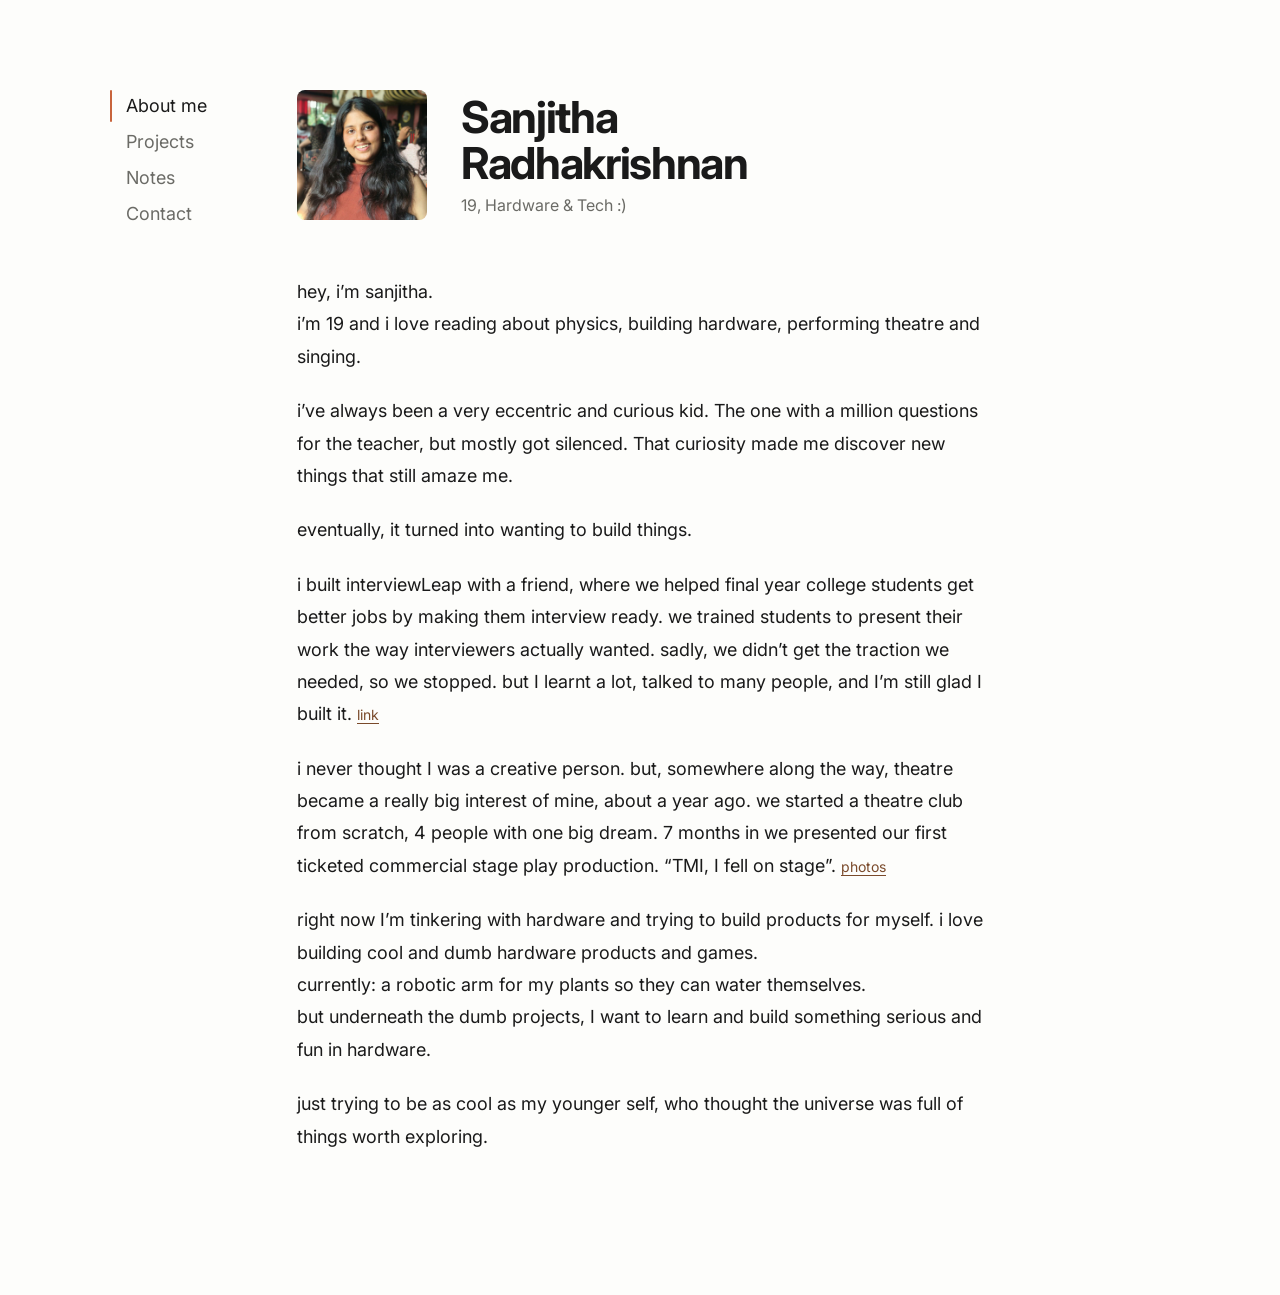
<file: index.html>
<!DOCTYPE html>
<html lang="en">
<head>
  <meta charset="utf-8">
  <meta name="viewport" content="width=device-width, initial-scale=1">
  <title>Sanjitha Radhakrishnan</title>
  <link rel="preconnect" href="https://fonts.googleapis.com">
  <link rel="preconnect" href="https://fonts.gstatic.com" crossorigin>
  <link href="https://fonts.googleapis.com/css2?family=Inter:wght@400;600;700&family=Playfair+Display:wght@600&display=swap" rel="stylesheet">
  <link rel="stylesheet" href="style.css">
</head>
<body>
  <div class="layout">
  <aside class="sidebar">
    <nav aria-label="Site sections">
        <a href="index.html" class="is-active" aria-current="page" data-text="About me">About me</a>
        <a href="projects.html" data-text="Projects">Projects</a>
        <a href="notes.html" data-text="Notes">Notes</a>
        <a href="contact.html" data-text="Contact">Contact</a>
    </nav>
  </aside>

  <main>
    <header class="page-header">
      <img class="profile-photo" src="About%20me/photo.jpeg" alt="Sanjitha Radhakrishnan">
      <div>
        <h1><span class="u">Sanjitha</span> <span class="u">Radhakrishnan</span></h1>
        <p class="tagline">19, Hardware &amp; Tech :)</p>
      </div>
    </header>

    <p>hey, i’m sanjitha.<br>i’m 19 and i love reading about physics, building hardware, performing theatre and singing.</p>
    <p>i’ve always been a very eccentric and curious kid. The one with a million questions for the teacher, but mostly got silenced. That curiosity made me discover new things that still amaze me.</p>
    <p>eventually, it turned into wanting to build things.</p>
    <p>i built interviewLeap with a friend, where we helped final year college students get better jobs by making them interview ready. we trained students to present their work the way interviewers actually wanted. sadly, we didn’t get the traction we needed, so we stopped. but I learnt a lot, talked to many people, and I’m still glad I built it. <a class="small" href="https://www.linkedin.com/feed/update/urn:li:activity:7384646280452562944/" target="_blank" rel="noopener">link</a></p>
    <p>i never thought I was a creative person. but, somewhere along the way, theatre became a really big interest of mine, about a year ago. we started a theatre club from scratch, 4 people with one big dream. 7 months in we presented our first ticketed commercial stage play production. “TMI, I fell on stage”. <a class="small" href="theatre.html">photos</a></p>
    <p>right now I’m tinkering with hardware and trying to build products for myself. i love building cool and dumb hardware products and games.<br>currently: a robotic arm for my plants so they can water themselves.<br>but underneath the dumb projects, I want to learn and build something serious and fun in hardware.</p>
    <p>just trying to be as cool as my younger self, who thought the universe was full of things worth exploring.</p>
  </main>
  </div>
</body>
</html>
</file>
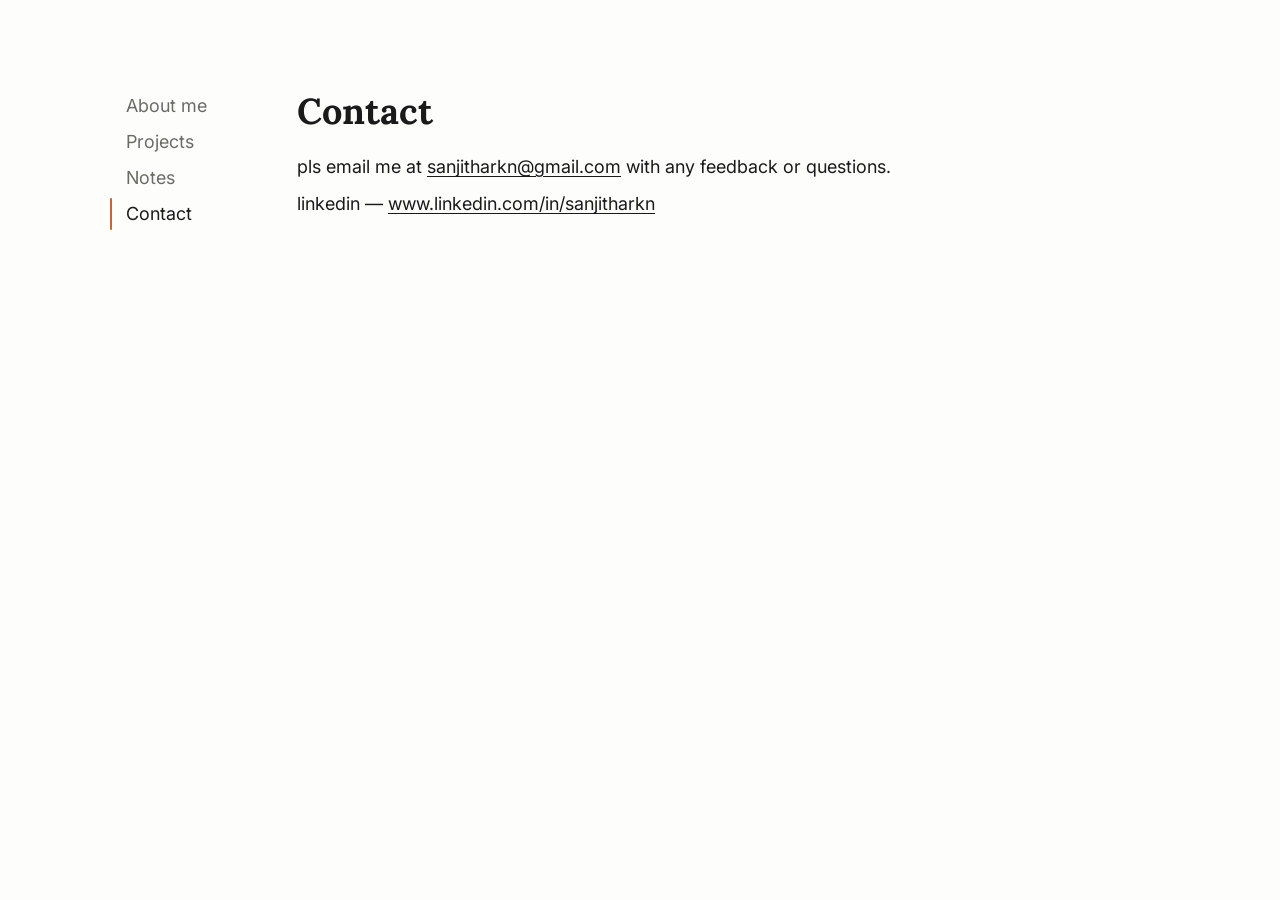
<file: contact.html>
<!DOCTYPE html>
<html lang="en">
<head>
  <meta charset="utf-8">
  <meta name="viewport" content="width=device-width, initial-scale=1">
  <title>Contact - Sanjitha Radhakrishnan</title>
  <link rel="preconnect" href="https://fonts.googleapis.com">
  <link rel="preconnect" href="https://fonts.gstatic.com" crossorigin>
  <link href="https://fonts.googleapis.com/css2?family=Inter:wght@400;600;700&family=Playfair+Display:wght@600&family=Lora:wght@700&display=swap" rel="stylesheet">
  <link rel="stylesheet" href="style.css">
</head>
<body class="lora-page">
  <div class="layout">
  <aside class="sidebar">
    <nav aria-label="Site sections">
        <a href="index.html" data-text="About me">About me</a>
        <a href="projects.html" data-text="Projects">Projects</a>
        <a href="notes.html" data-text="Notes">Notes</a>
        <a href="contact.html" class="is-active" aria-current="page" data-text="Contact">Contact</a>
    </nav>
  </aside>

  <main>
    <h2>Contact</h2>
    <p>pls email me at <a href="mailto:sanjitharkn@gmail.com" data-text="sanjitharkn@gmail.com">sanjitharkn@gmail.com</a> with any feedback or questions.</p>
    <p>linkedin &mdash; <a href="https://www.linkedin.com/in/sanjitharkn" target="_blank" rel="noopener">www.linkedin.com/in/sanjitharkn</a></p>
  </main>
  </div>
</body>
</html>
</file>
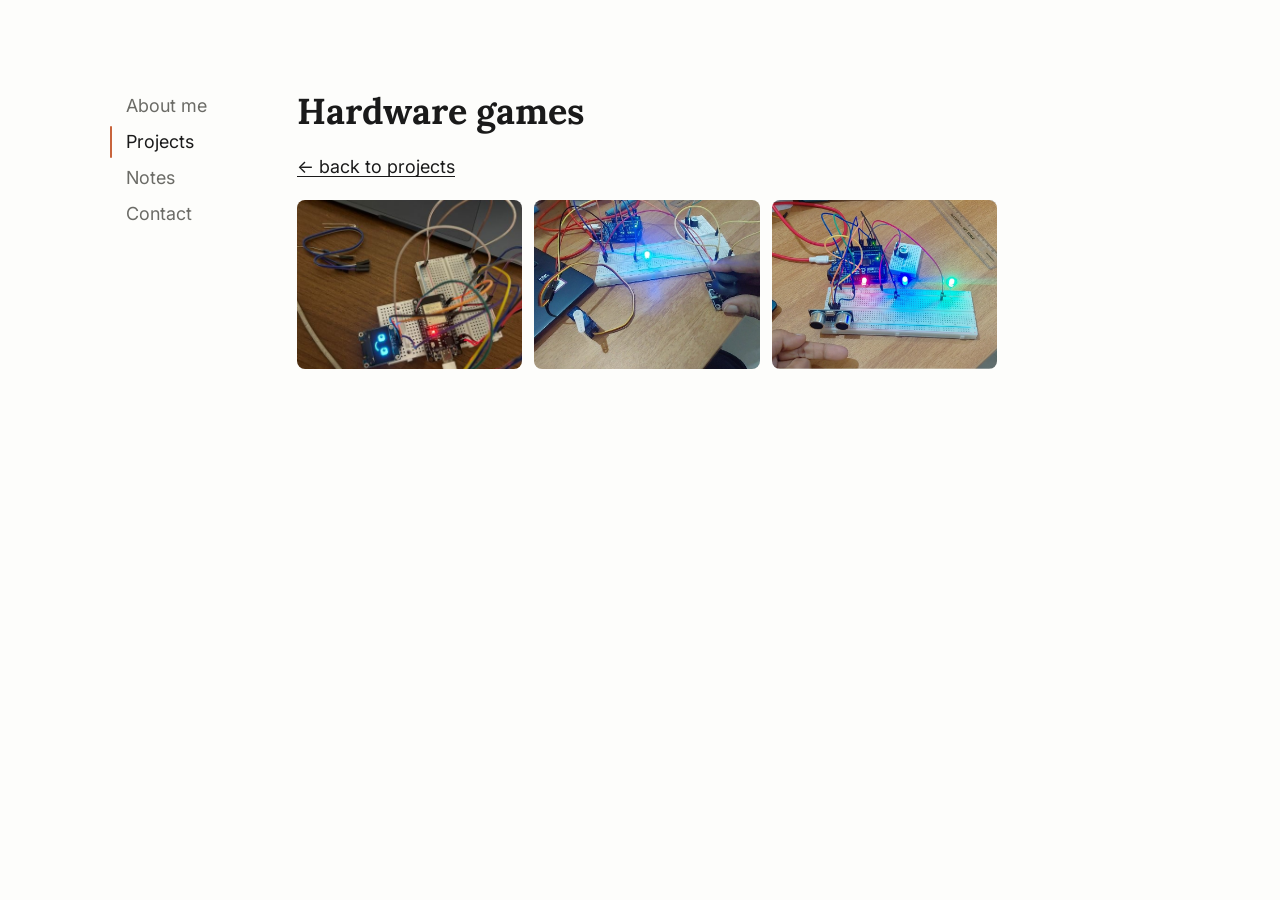
<file: hardware-games.html>
<!DOCTYPE html>
<html lang="en">
<head>
  <meta charset="utf-8">
  <meta name="viewport" content="width=device-width, initial-scale=1">
  <title>Hardware games - Sanjitha Radhakrishnan</title>
  <link rel="preconnect" href="https://fonts.googleapis.com">
  <link rel="preconnect" href="https://fonts.gstatic.com" crossorigin>
  <link href="https://fonts.googleapis.com/css2?family=Inter:wght@400;600;700&family=Playfair+Display:wght@600&family=Lora:wght@700&display=swap" rel="stylesheet">
  <link rel="stylesheet" href="style.css">
</head>
<body class="projects-page lora-page">
  <div class="layout">
  <aside class="sidebar">
    <nav aria-label="Site sections">
        <a href="index.html" data-text="About me">About me</a>
        <a href="projects.html" class="is-active" aria-current="page" data-text="Projects">Projects</a>
        <a href="notes.html" data-text="Notes">Notes</a>
        <a href="contact.html" data-text="Contact">Contact</a>
    </nav>
  </aside>

  <main>
    <h2>Hardware games</h2>
    <p><a href="projects.html">&larr; back to projects</a></p>

    <div class="gallery">
      <img src="Projects/Hardware-photos/WhatsApp%20Image%202026-11-06%20at%2012.15.49%20AM.jpeg" alt="Hardware game" loading="lazy">
      <img src="Projects/Hardware-photos/WhatsApp%20Image%202026-11-06%20at%2012.16.17%20AM.jpeg" alt="Hardware game" loading="lazy">
      <img src="Projects/Hardware-photos/WhatsApp%20Image%202026-11-06%20at%2012.16.17%20AM%20(1).jpeg" alt="Hardware game" loading="lazy">
    </div>
  </main>
  </div>
</body>
</html>
</file>
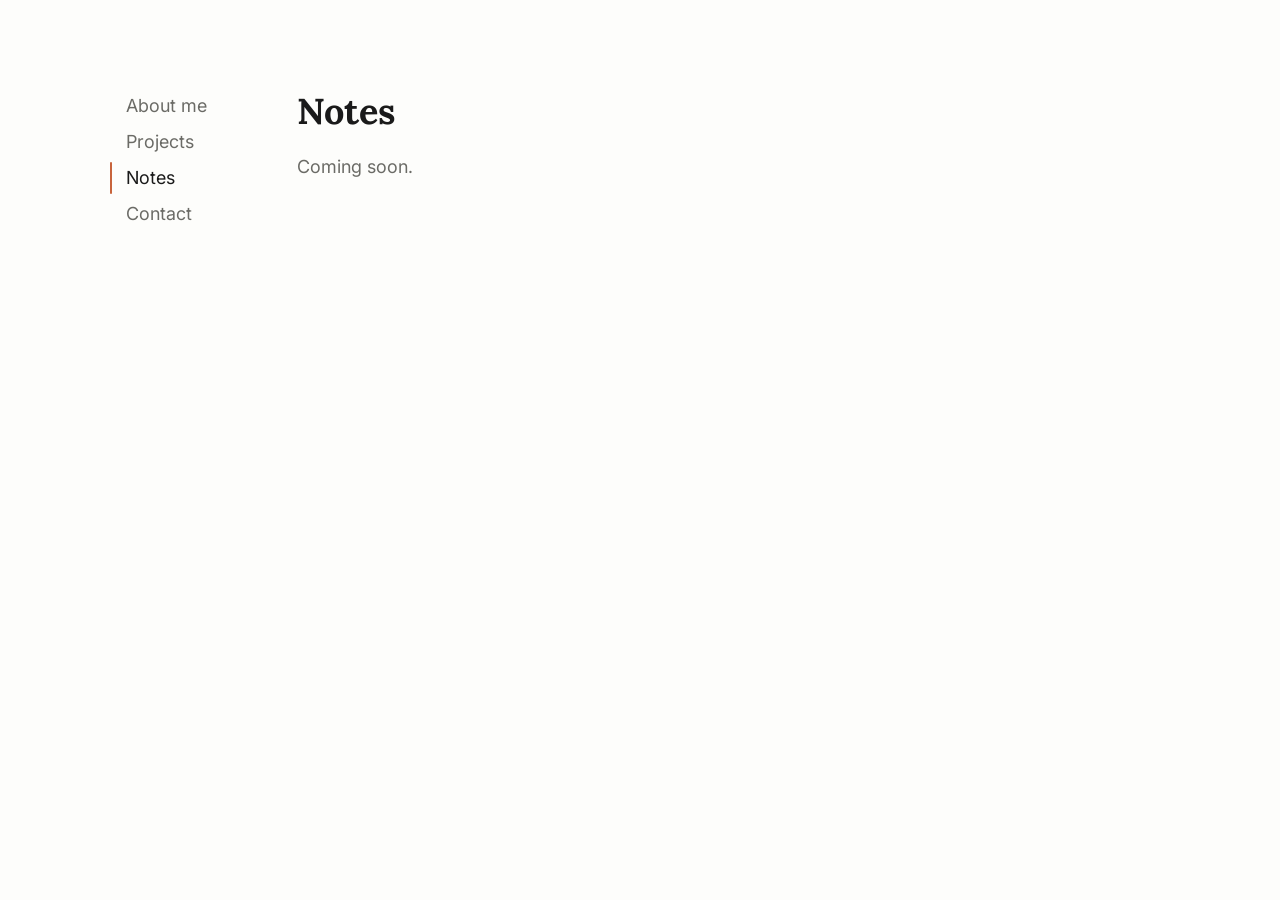
<file: notes.html>
<!DOCTYPE html>
<html lang="en">
<head>
  <meta charset="utf-8">
  <meta name="viewport" content="width=device-width, initial-scale=1">
  <title>Notes - Sanjitha Radhakrishnan</title>
  <link rel="preconnect" href="https://fonts.googleapis.com">
  <link rel="preconnect" href="https://fonts.gstatic.com" crossorigin>
  <link href="https://fonts.googleapis.com/css2?family=Inter:wght@400;600;700&family=Playfair+Display:wght@600&family=Lora:wght@700&display=swap" rel="stylesheet">
  <link rel="stylesheet" href="style.css">
</head>
<body class="lora-page">
  <div class="layout">
  <aside class="sidebar">
    <nav aria-label="Site sections">
        <a href="index.html" data-text="About me">About me</a>
        <a href="projects.html" data-text="Projects">Projects</a>
        <a href="notes.html" class="is-active" aria-current="page" data-text="Notes">Notes</a>
        <a href="contact.html" data-text="Contact">Contact</a>
    </nav>
  </aside>

  <main>
    <h2>Notes</h2>
    <p class="muted">Coming soon.</p>
  </main>
  </div>
</body>
</html>
</file>
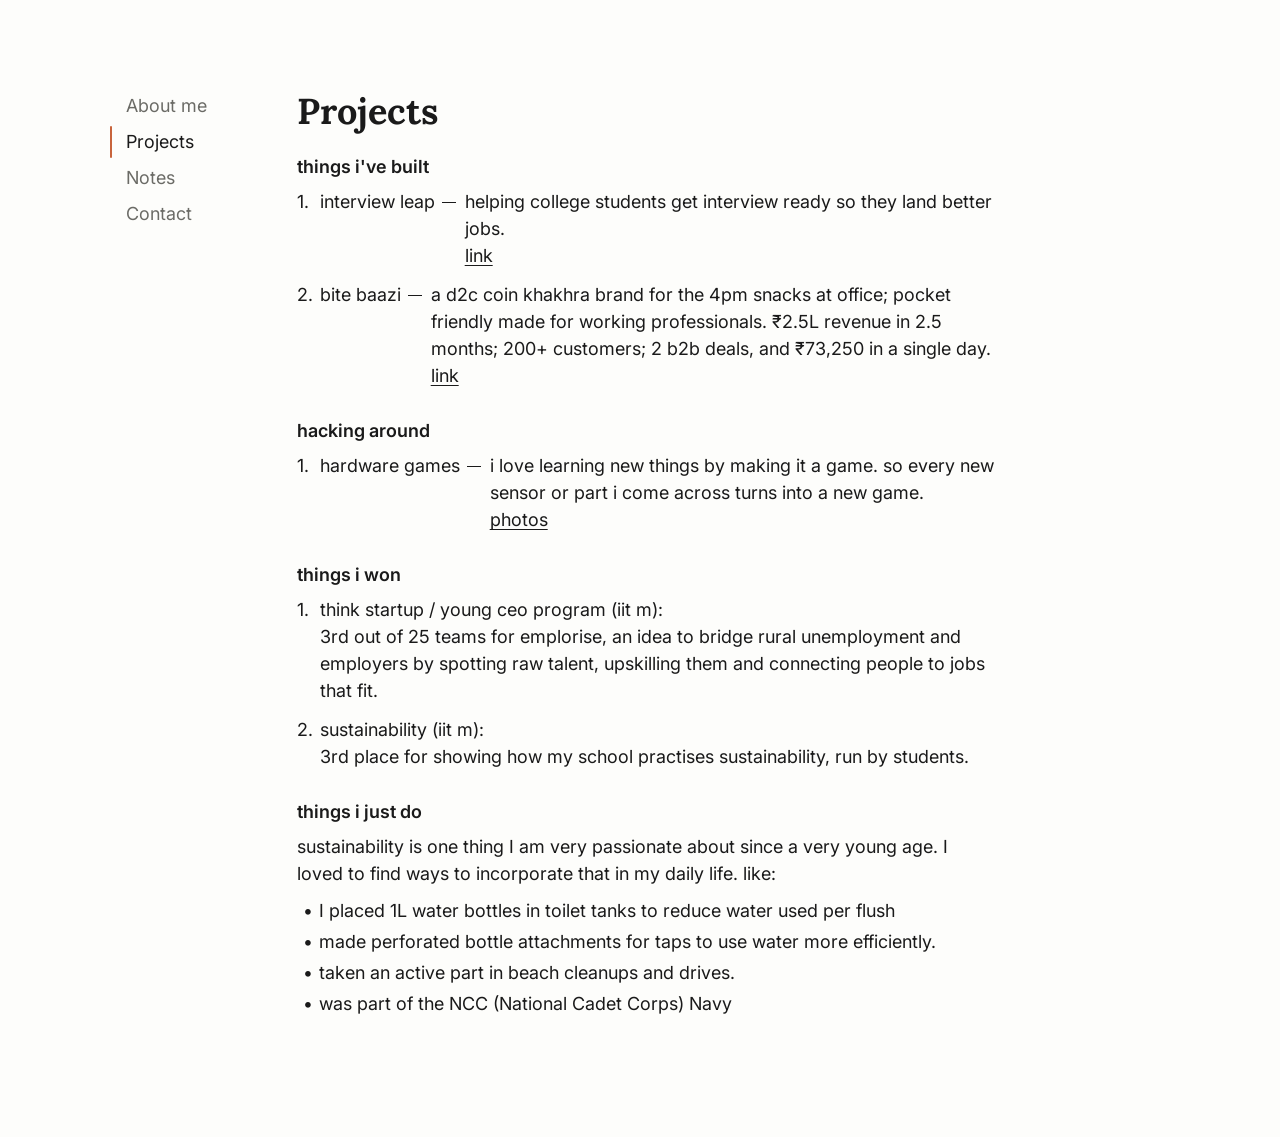
<file: projects.html>
<!DOCTYPE html>
<html lang="en">
<head>
  <meta charset="utf-8">
  <meta name="viewport" content="width=device-width, initial-scale=1">
  <title>Projects - Sanjitha Radhakrishnan</title>
  <link rel="preconnect" href="https://fonts.googleapis.com">
  <link rel="preconnect" href="https://fonts.gstatic.com" crossorigin>
  <link href="https://fonts.googleapis.com/css2?family=Inter:wght@400;600;700&family=Playfair+Display:wght@600&family=Lora:wght@700&display=swap" rel="stylesheet">
  <link rel="stylesheet" href="style.css">
</head>
<body class="projects-page lora-page">
  <div class="layout">
  <aside class="sidebar">
    <nav aria-label="Site sections">
        <a href="index.html" data-text="About me">About me</a>
        <a href="projects.html" class="is-active" aria-current="page" data-text="Projects">Projects</a>
        <a href="notes.html" data-text="Notes">Notes</a>
        <a href="contact.html" data-text="Contact">Contact</a>
    </nav>
  </aside>

  <main>
    <h2>Projects</h2>

    <h3>things i've built</h3>
    <ol class="list">
      <li class="row"><span class="lead"><span class="name">interview leap</span> <span class="dash" aria-hidden="true"></span></span><span class="desc">helping college students get interview ready so they land better jobs.<span class="links"><a class="small" href="https://www.linkedin.com/feed/update/urn:li:activity:7384646280452562944/" target="_blank" rel="noopener">link</a></span></span></li>
      <li class="row"><span class="lead"><span class="name">bite baazi</span> <span class="dash" aria-hidden="true"></span></span><span class="desc">a d2c coin khakhra brand for the 4pm snacks at office; pocket friendly made for working professionals. ₹2.5L revenue in 2.5 months; 200+ customers; 2 b2b deals, and ₹73,250 in a single day.<span class="links"><a class="small" href="https://www.linkedin.com/feed/update/urn:li:activity:7399393666378842112/" target="_blank" rel="noopener">link</a></span></span></li>
    </ol>

    <h3>hacking around</h3>
    <ol class="list">
      <li class="row"><span class="lead"><span class="name">hardware games</span> <span class="dash" aria-hidden="true"></span></span><span class="desc">i love learning new things by making it a game. so every new sensor or part i come across turns into a new game.<span class="links"><a class="small" href="hardware-games.html">photos</a></span></span></li>
    </ol>

    <h3>things i won</h3>
    <ol class="list">
      <li><span class="name">think startup / young ceo program (iit m):</span><br>3rd out of 25 teams for emplorise, an idea to bridge rural unemployment and employers by spotting raw talent, upskilling them and connecting people to jobs that fit.</li>
      <li><span class="name">sustainability (iit m):</span><br>3rd place for showing how my school practises sustainability, run by students.</li>
    </ol>

    <h3>things i just do</h3>
    <p>sustainability is one thing I am very passionate about since a very young age. I loved to find ways to incorporate that in my daily life. like:</p>
    <ul class="list tight">
      <li>I placed 1L water bottles in toilet tanks to reduce water used per flush</li>
      <li>made perforated bottle attachments for taps to use water more efficiently.</li>
      <li>taken an active part in beach cleanups and drives.</li>
      <li>was part of the NCC (National Cadet Corps) Navy</li>
    </ul>
  </main>
  </div>
</body>
</html>
</file>
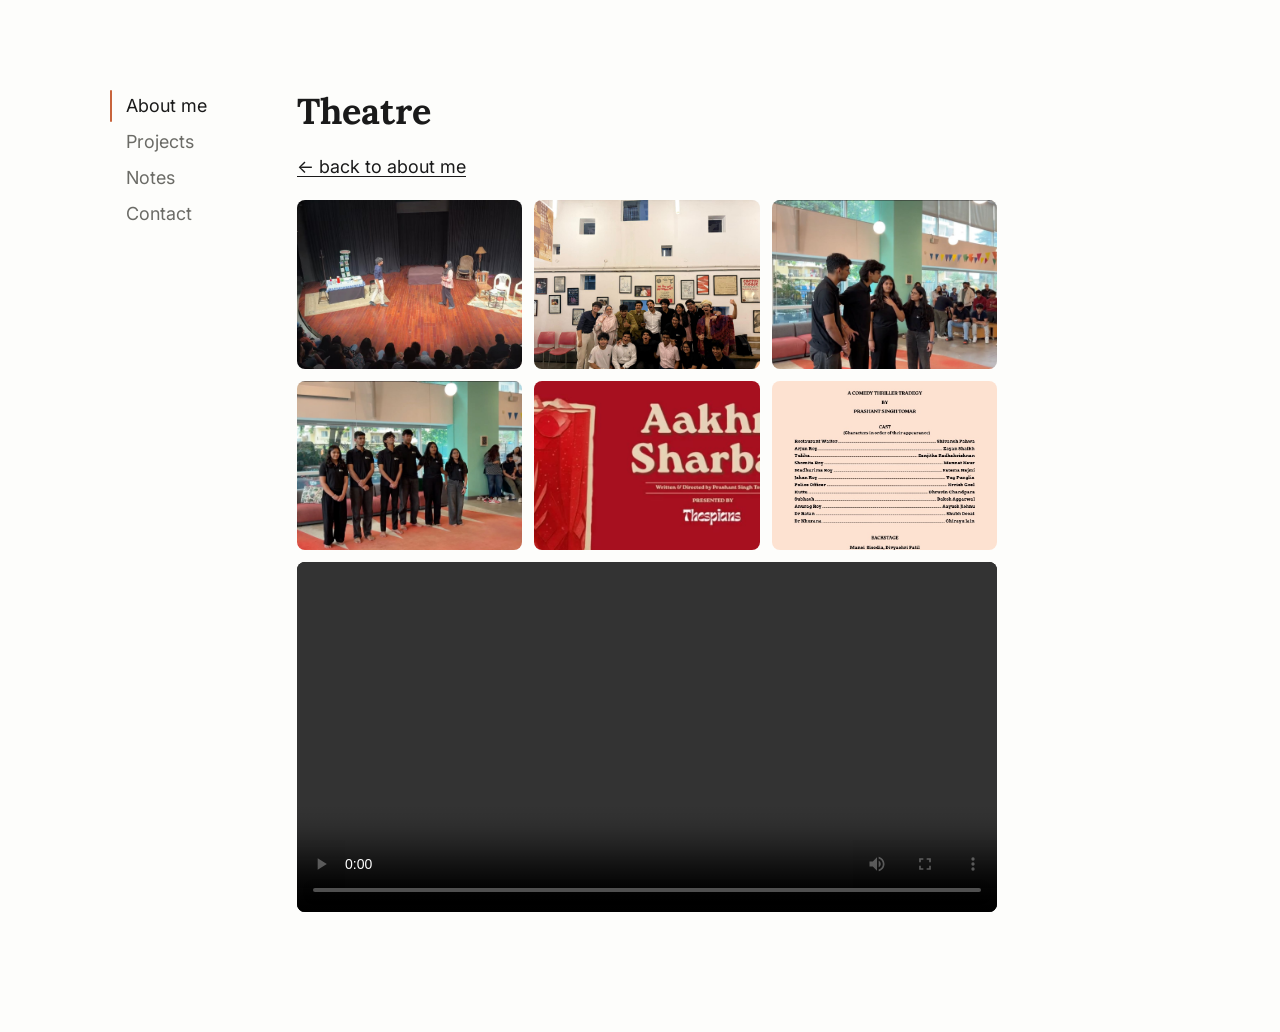
<file: theatre.html>
<!DOCTYPE html>
<html lang="en">
<head>
  <meta charset="utf-8">
  <meta name="viewport" content="width=device-width, initial-scale=1">
  <title>Theatre - Sanjitha Radhakrishnan</title>
  <link rel="preconnect" href="https://fonts.googleapis.com">
  <link rel="preconnect" href="https://fonts.gstatic.com" crossorigin>
  <link href="https://fonts.googleapis.com/css2?family=Inter:wght@400;600;700&family=Playfair+Display:wght@600&family=Lora:wght@700&display=swap" rel="stylesheet">
  <link rel="stylesheet" href="style.css">
</head>
<body class="lora-page">
  <div class="layout">
  <aside class="sidebar">
    <nav aria-label="Site sections">
        <a href="index.html" class="is-active" aria-current="page" data-text="About me">About me</a>
        <a href="projects.html" data-text="Projects">Projects</a>
        <a href="notes.html" data-text="Notes">Notes</a>
        <a href="contact.html" data-text="Contact">Contact</a>
    </nav>
  </aside>

  <main>
    <h2>Theatre</h2>
    <p><a href="index.html">&larr; back to about me</a></p>

    <div class="gallery">
      <img src="Projects/Theatre%20photos/WhatsApp%20Image%202026-11-05%20at%2011.46.16%20PM.jpeg" alt="Theatre" loading="lazy">
      <img src="Projects/Theatre%20photos/WhatsApp%20Image%202026-11-05%20at%2011.48.13%20PM.jpeg" alt="Theatre" loading="lazy">
      <img src="Projects/Theatre%20photos/WhatsApp%20Image%202026-11-05%20at%2011.59.10%20PM.jpeg" alt="Theatre" loading="lazy">
      <img src="Projects/Theatre%20photos/WhatsApp%20Image%202026-11-05%20at%2011.59.22%20PM.jpeg" alt="Theatre" loading="lazy">
      <img src="Projects/Theatre%20photos/WhatsApp%20Image%202026-11-05%20at%2011.59.50%20PM.jpeg" alt="Theatre" loading="lazy">
      <img src="Projects/Theatre%20photos/WhatsApp%20Image%202026-11-06%20at%2012.02.18%20AM.jpeg" alt="Theatre" loading="lazy">
    </div>

    <video class="gallery-video" controls preload="metadata" src="Projects/Theatre%20photos/WhatsApp%20Video%202026-11-06%20at%2012.11.58%20AM.mp4"></video>
  </main>
  </div>
</body>
</html>
</file>
<file: style.css>
/* ===== One source of truth: every page reads these variables ===== */
:root {
  /* fonts: one for headings, one for everything else */
  --font-heading: "Playfair Display", Georgia, "Times New Roman", serif;
  --font-lora: "Lora", Georgia, "Times New Roman", serif;
  --font-body: "Inter", ui-sans-serif, -apple-system, BlinkMacSystemFont, "Segoe UI", Helvetica, Arial, sans-serif;

  /* colours */
  --bg: #FDFDFB;
  --ink: #1A1A1A;
  --muted: #6B6B66;
  --link: #7A4A2B;
  --accent: #C8643C;

  /* type scale */
  --fs-title: 18px;    /* page title (Projects, Notes, Contact) */
  --fs-title-2: 32px;  /* secondary title (awards) */
  --fs-name: 44px;     /* name on the about page */
  --fs-section: 18px;  /* section subheading (bold, lowercase) */
  --fs-body: 18px;     /* body text and list items */
  --fs-sub: 16px;      /* subtitle under the name */
  --fs-nav: 18px;      /* sidebar labels */
  --fs-small: 14px;    /* link / photos */
  --lh: 1.8;

  /* layout and spacing */
  --measure: 700px;      /* max content width */
  --page-top: 90px;      /* top padding of every page */
  --space-section: 44px; /* between sections */
  --space-item: 18px;    /* between list items */
  --space-para: 22px;    /* between paragraphs */
  --indent: 42px;        /* hanging indent for lists */
}

html { font-size: 16px; background: var(--bg); }
* { box-sizing: border-box; }
body {
  margin: 0;
  background: var(--bg);
  color: var(--ink);
  font-family: var(--font-body);
  font-size: var(--fs-body);
  line-height: var(--lh);
  font-weight: 400;
}

/* ---------- Sidebar: top left, level with the top of the content ---------- */
.sidebar { position: fixed; top: var(--page-top); left: 330px; width: 95px; }
.sidebar nav { display: flex; flex-direction: column; gap: 4px; }
.sidebar a { position: relative; display: block; padding: 4px 0 4px 16px; font-size: var(--fs-nav); line-height: 24px; font-weight: 400; white-space: nowrap; color: var(--muted); text-decoration: none; transition: color .3s ease, transform .35s ease; }
.sidebar a:not(.is-active):hover { color: var(--ink); transform: translateX(4px); }
.sidebar a.is-active { color: var(--ink); }
/* one thin bar, only on the page you are on */
.sidebar a.is-active::before { content: ""; position: absolute; left: 0; top: 0; bottom: 0; width: 2px; border-radius: 2px; background: var(--accent); transform-origin: top; animation: bar-grow .6s ease both; }
@keyframes bar-grow { from { transform: scaleY(0); } to { transform: scaleY(1); } }

/* ---------- Content ---------- */
main { margin: 0 0 0 473px; padding: var(--page-top) 0 120px; animation: page-in .6s ease both; }
@keyframes page-in { from { opacity: 0; transform: translateY(8px); } to { opacity: 1; transform: none; } }

.page-header { display: flex; align-items: center; gap: 34px; margin-bottom: 56px; }
.page-header > div { min-width: 0; }
.profile-photo { flex: none; display: block; width: 130px; height: 130px; max-width: none; object-fit: cover; object-position: center top; border-radius: 8px; }

/* ---------- Typography ---------- */
h1 { margin: 0; font-family: var(--font-body); font-size: var(--fs-name); line-height: 1.05; letter-spacing: -0.03em; font-weight: 700; }
h1 .u { display: block; width: fit-content; }
.tagline { margin: 8px 0 0; font-size: var(--fs-sub); line-height: 22px; color: var(--muted); }

/* page titles: same font as the about text, bold, on every page */
h2 { margin: 0 0 var(--space-para); font-family: var(--font-body); font-size: var(--fs-title); line-height: 1.4; font-weight: 600; letter-spacing: normal; }
h2.title-2 { margin-top: var(--space-section); font-size: var(--fs-title-2); }
h3 { margin: var(--space-section) 0 14px; font-family: var(--font-body); font-size: var(--fs-section); line-height: 1.4; font-weight: 700; }
h2 + h3 { margin-top: 36px; }

p { margin: 0 0 var(--space-para); max-width: var(--measure); overflow-wrap: break-word; }
a { color: var(--link); text-underline-offset: 3px; }
a:hover { color: var(--ink); }
a.small { font-size: var(--fs-small); }
.muted { color: var(--muted); }

/* ---------- Lists: number sits on the left edge, text hangs at --indent ---------- */
ol.list, ul.list { list-style: none; margin: 0 0 var(--space-section); padding: 0; max-width: var(--measure); counter-reset: item; }
ol.list li, ul.list li { position: relative; margin-bottom: var(--space-item); padding-left: var(--indent); counter-increment: item; }
ol.list li::before { content: counter(item) "."; position: absolute; left: 0; }
ul.list li::before { content: "\2022"; position: absolute; left: 10px; }
ul.list.tight li { margin-bottom: 6px; }
.links { display: block; }
/* long, hairline-thin dash between a name and its description */
.dash { display: inline-block; width: 14px; height: 1px; margin: 0 2px; background: currentColor; vertical-align: middle; position: relative; top: -1px; }

/* ---------- Layout ---------- */
@media (min-width: 1200px) {
  .layout { display: flex; align-items: flex-start; gap: 90px; margin-left: 110px; }
  .sidebar { position: static; width: max-content; margin-top: var(--page-top); }
  main { margin-left: 0; }
}

/* ---------- Tablet: 700px to 1199px ---------- */
@media (max-width: 1199px) {
  .sidebar { left: 150px; width: 110px; }
  main { margin-left: 300px; }
  h1 { white-space: normal; }
}

/* ---------- Mobile: under 700px ---------- */
@media (max-width: 699px) {
  :root { --fs-title: 18px; --fs-title-2: 26px; --fs-name: 32px; --fs-sub: 18px; --space-section: 36px; --indent: 34px; --lh: 1.7; }
  .sidebar { position: static; width: auto; padding: 24px 24px 0; }
  .sidebar nav { flex-direction: row; flex-wrap: wrap; gap: 8px 24px; }
  .sidebar a { padding: 0; line-height: 30px; }
  .sidebar a.is-active { font-weight: 700; }
  .sidebar a:not(.is-active):hover { transform: none; }
  .sidebar a::before, .sidebar a.is-active::before { display: none; }
  main { margin-left: 0; padding: 32px 24px 60px; animation: none; }
  .page-header { flex-direction: column; align-items: flex-start; gap: 20px; margin-bottom: 36px; }
  .profile-photo { width: 120px; height: 120px; }
  .tagline { line-height: 26px; }
  p { max-width: none; }
}

/* ---------- Projects page: same type as the About text ---------- */
.projects-page h2, .projects-page h3 { font-family: var(--font-body); font-size: 18px; letter-spacing: normal; }
.projects-page h3 { font-weight: 400; }
.projects-page main a, .projects-page main a.small { color: var(--ink); font-size: 18px; }
.projects-page main a:hover { color: var(--muted); }

/* ---------- Projects, Notes, Contact: three levels, getting smaller and lighter ---------- */
/* 1. page title: Lora 700, about 2x the body size (the only place Lora is used) */
.lora-page main h2 { font-family: var(--font-lora); font-size: 36px; font-weight: 700; line-height: 1.2; }
/* 2. section headings: Inter 600, body size */
.lora-page main h3 { font-family: var(--font-body); font-weight: 600; }
/* 3. everything else (names, descriptions, links): Inter 400 like the About text; links black and underlined */
.lora-page main a, .lora-page main a.small { color: var(--ink); }
.lora-page main a:hover { color: var(--muted); }

/* ---------- Projects, Notes, Contact: extremely compact spacing ---------- */
.lora-page main h2 { margin: 0 0 20px; }
.lora-page main h2 + h3 { margin-top: 0; }
.lora-page main h3 { margin: 28px 0 8px; line-height: 1.5; }
.lora-page main p { margin: 0 0 10px; line-height: 1.5; }
.lora-page main ol.list, .lora-page main ul.list { margin: 0; padding: 0; }
.lora-page main ol.list li, .lora-page main ul.list li { line-height: 1.5; }
.lora-page main ol.list li { margin: 0 0 12px; padding-left: 1.3em; }
.lora-page main ul.list li { margin: 0 0 4px; padding-left: 1.2em; }
.lora-page main ul.list li::before { left: 6px; }
.lora-page main ol.list li:last-child, .lora-page main ul.list li:last-child { margin-bottom: 0; }
.lora-page main .links { margin: 0; }

/* name + dash on the left, description beside it: wrapped lines start where the first line's sentence started */
.lora-page main li.row { display: grid; grid-template-columns: max-content 1fr; column-gap: 0.35em; }
.lora-page main li.row .lead { white-space: nowrap; }

/* ---------- Photo gallery (hardware games) ---------- */
.gallery { display: grid; grid-template-columns: repeat(auto-fill, minmax(200px, 1fr)); gap: 12px; max-width: var(--measure); margin-top: 20px; }
.gallery img { display: block; width: 100%; aspect-ratio: 4 / 3; object-fit: cover; border-radius: 8px; }
.gallery-video { display: block; width: 100%; max-width: var(--measure); margin-top: 12px; border-radius: 8px; background: #000; }
</file>
